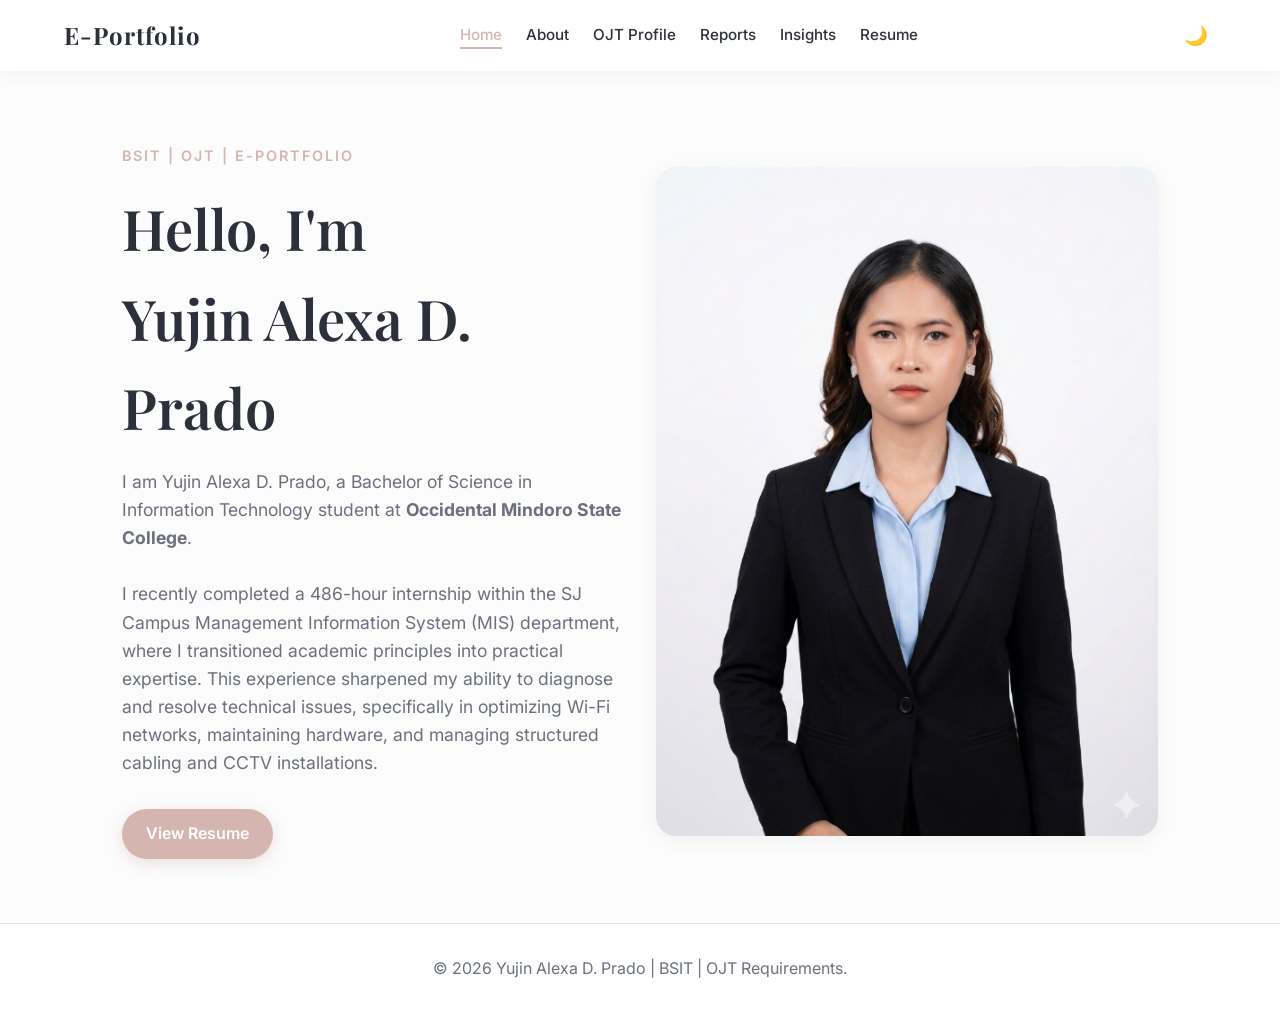
<file: index.html>
<!DOCTYPE html>
<html lang="en">
<head>
    <meta charset="UTF-8">
    <meta name="viewport" content="width=device-width, initial-scale=1.0">
    <title>Yujin Alexa D. Prado | BSIT</title>
    <link rel="icon" type="image/png" href="assets/img/web_icon.png">
    <link rel="preconnect" href="https://fonts.googleapis.com">
    <link rel="preconnect" href="https://fonts.gstatic.com" crossorigin>
    <link href="https://fonts.googleapis.com/css2?family=Inter:wght@300;400;500;600&family=Playfair+Display:wght@500;600;700&display=swap" rel="stylesheet">
    <link rel="stylesheet" href="assets/css/style.css">
</head>
<body>
    <nav class="navbar">
        <a href="index.html" class="nav-brand">E-Portfolio</a>
        <ul class="nav-links">
            <li><a href="index.html" class="active">Home</a></li>
            <li><a href="about.html">About</a></li>
            <li><a href="ojt-profile.html">OJT Profile</a></li>
            <li><a href="reports.html">Reports</a></li>
            <li><a href="insights.html">Insights</a></li>
            <li><a href="resume.html">Resume</a></li>
        </ul>
        <div style="display: flex; align-items: center; gap: 0.5rem;">
            <button id="theme-toggle" class="theme-toggle" aria-label="Toggle Dark Mode">🌙</button>
            <button class="hamburger">☰</button>
        </div>
    </nav>

    <main>
        <section class="container" style="display: flex; align-items: center; justify-content: space-between; flex-wrap: wrap; gap: 2rem; min-height: 70vh;">
            <div style="flex: 1; min-width: 300px;">
                <h3 style="color: var(--accent-color); font-family: var(--font-body); text-transform: uppercase; letter-spacing: 2px; font-size: 0.9rem;">BSIT | OJT | e-Portfolio</h3>
                <h1 style="font-size: 3.5rem; margin-top: 0.5rem;">Hello, I'm <br>Yujin Alexa D. Prado</h1>
                <p style="font-size: 1.1rem; color: var(--text-muted); margin-bottom: 2rem; max-width: 500px;">
                   I am Yujin Alexa D. Prado, a Bachelor of Science in Information Technology student at <strong>Occidental Mindoro State College</strong>.<br><br>
                   I recently completed a 486-hour internship within the SJ Campus Management Information System (MIS) department, where I transitioned academic principles into practical expertise. This experience sharpened my ability to diagnose and resolve technical issues, specifically in optimizing Wi-Fi networks, maintaining hardware, and managing structured cabling and CCTV installations.
                </p>
                <div style="display: flex; gap: 1rem;">
                    <a href="resume.html" class="btn">View Resume</a>
                </div>
            </div>
            <div style="flex: 1; min-width: 300px; display: flex; justify-content: center;">
                
                <img src="assets/img/main_pfp.png" alt="Yujin Alexa D. Prado" style="border-radius: 20px; box-shadow: var(--shadow-soft); max-width: 100%; height: auto;">

            </div>
        </section>
    </main>

    <footer>
        <p>&copy; 2026 Yujin Alexa D. Prado | BSIT | OJT Requirements.</p>
    </footer>

    <script src="assets/js/main.js"></script>
</body>
</html>
</file>
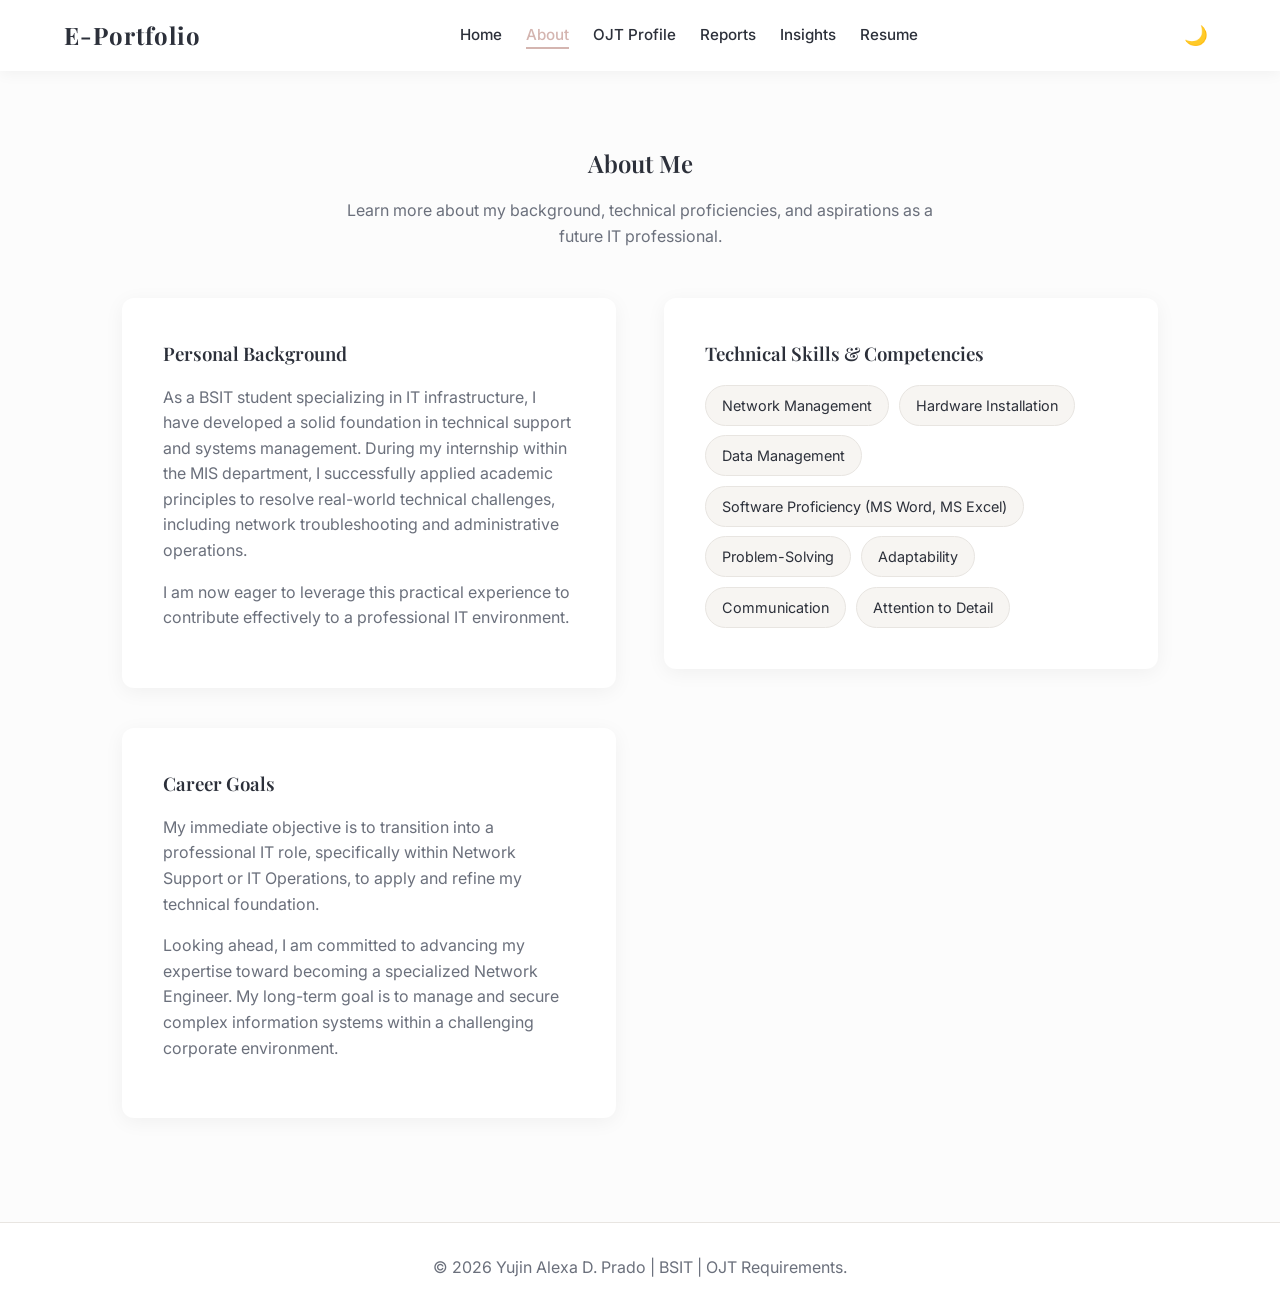
<file: about.html>
<!DOCTYPE html>
<html lang="en">
<head>
    <meta charset="UTF-8">
    <meta name="viewport" content="width=device-width, initial-scale=1.0">
    <title>About Me | Yujin Alexa D. Prado</title>
    <link rel="icon" type="image/png" href="assets/img/web_icon.png">
    <link rel="preconnect" href="https://fonts.googleapis.com">
    <link rel="preconnect" href="https://fonts.gstatic.com" crossorigin>
    <link href="https://fonts.googleapis.com/css2?family=Inter:wght@300;400;500;600&family=Playfair+Display:wght@500;600;700&display=swap" rel="stylesheet">
    <link rel="stylesheet" href="assets/css/style.css">
</head>
<body>
    <nav class="navbar">
        <a href="index.html" class="nav-brand">E-Portfolio</a>
        <ul class="nav-links">
            <li><a href="index.html">Home</a></li>
            <li><a href="about.html" class="active">About</a></li>
            <li><a href="ojt-profile.html">OJT Profile</a></li>
            <li><a href="reports.html">Reports</a></li>
            <li><a href="insights.html">Insights</a></li>
            <li><a href="resume.html">Resume</a></li>
        </ul>
        <div style="display: flex; align-items: center; gap: 0.5rem;">
            <button id="theme-toggle" class="theme-toggle" aria-label="Toggle Dark Mode">🌙</button>
            <button class="hamburger">☰</button>
        </div>
    </nav>

    <main>
        <section class="container">
            <div class="page-header">
                <h1>About Me</h1>
                <p>Learn more about my background, technical proficiencies, and aspirations as a future IT professional.</p>
            </div>
            <div class="content-grid">
                <div>
                    <div class="content-section">
                        <h3>Personal Background</h3>
                        <p>As a BSIT student specializing in IT infrastructure, I have developed a solid foundation in technical support and systems management. During my internship within the MIS department, I successfully applied academic principles to resolve real-world technical challenges, including network troubleshooting and administrative operations.</p>
                        <p>I am now eager to leverage this practical experience to contribute effectively to a professional IT environment.</p>
                    </div>
                    <div class="content-section">
                        <h3>Career Goals</h3>
                        <p>My immediate objective is to transition into a professional IT role, specifically within Network Support or IT Operations, to apply and refine my technical foundation.</p>
                        <p>Looking ahead, I am committed to advancing my expertise toward becoming a specialized Network Engineer. My long-term goal is to manage and secure complex information systems within a challenging corporate environment.</p>
                    </div>
                </div>
                <div>
                    <div class="content-section">
                        <h3>Technical Skills & Competencies</h3>
                        <ul class="skills-list">
                            <li>Network Management</li>
                            <li>Hardware Installation</li>
                            <li>Data Management</li>
                            <li>Software Proficiency (MS Word, MS Excel)</li>
                            <li>Problem-Solving</li>
                            <li>Adaptability</li>
                            <li>Communication</li>
                            <li>Attention to Detail</li>
                        </ul>
                    </div>
                </div>
            </div>
        </section>
    </main>

    <footer>
        <p>&copy; 2026 Yujin Alexa D. Prado | BSIT | OJT Requirements.</p>
    </footer>

    <script src="assets/js/main.js"></script>
</body>
</html>
</file>
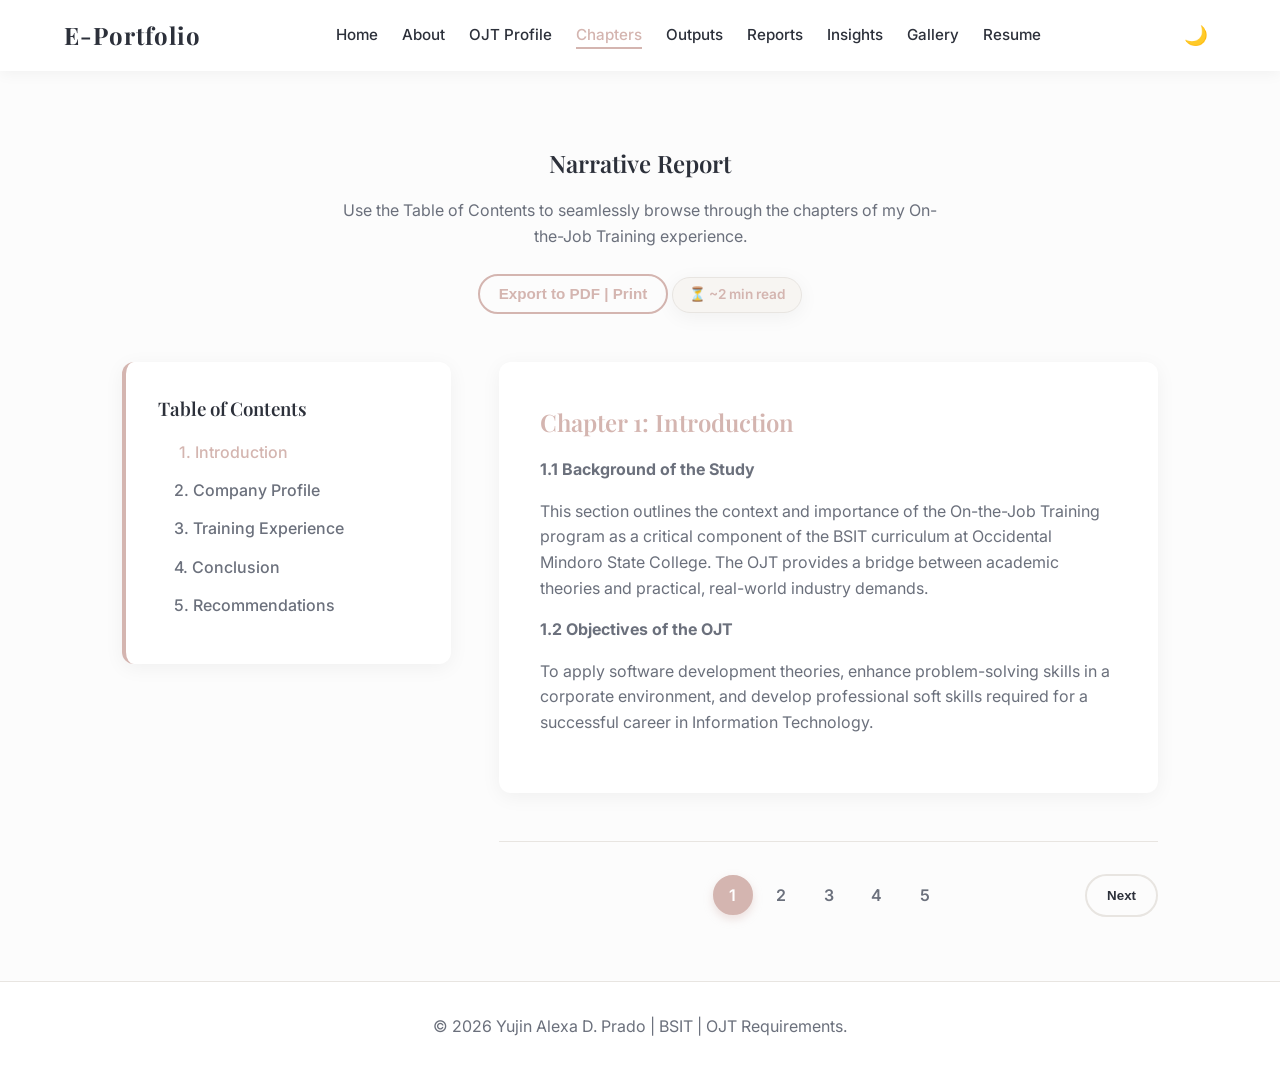
<file: chapters.html>
<!DOCTYPE html>
<html lang="en">
<head>
    <meta charset="UTF-8">
    <meta name="viewport" content="width=device-width, initial-scale=1.0">
    <title>Narrative Report | Yujin Alexa D. Prado</title>
    <link rel="preconnect" href="https://fonts.googleapis.com">
    <link rel="preconnect" href="https://fonts.gstatic.com" crossorigin>
    <link href="https://fonts.googleapis.com/css2?family=Inter:wght@300;400;500;600&family=Playfair+Display:wght@500;600;700&display=swap" rel="stylesheet">
    <link rel="stylesheet" href="assets/css/style.css">
</head>
<body>

    <nav class="navbar">
        <a href="index.html" class="nav-brand">E-Portfolio</a>
        <ul class="nav-links">
            <li><a href="index.html">Home</a></li>
            <li><a href="about.html">About</a></li>
            <li><a href="ojt-profile.html">OJT Profile</a></li>
            <li><a href="chapters.html" class="active">Chapters</a></li>
            <li><a href="outputs.html">Outputs</a></li>
            <li><a href="reports.html">Reports</a></li>
            <li><a href="insights.html">Insights</a></li>
            <li><a href="gallery.html">Gallery</a></li>
            <li><a href="resume.html">Resume</a></li>
        </ul>
        <div style="display: flex; align-items: center; gap: 0.5rem;">
            <button id="theme-toggle" class="theme-toggle" aria-label="Toggle Dark Mode">🌙</button>
            <button class="hamburger">☰</button>
        </div>
    </nav>

    <main>
        <section class="container">
            <div class="page-header">
                <h1>Narrative Report</h1>
                <p>Use the Table of Contents to seamlessly browse through the chapters of my On-the-Job Training experience.</p>
                <!-- NEW Export to PDF Button -->
                <button class="btn btn-outline print-btn" style="margin-top: 1.5rem; padding: 0.6rem 1.2rem; font-size: 0.95rem;">
                   Export to PDF | Print
                </button>
            </div>

            <div class="chapter-selector-wrapper">
                <select id="chapterSelect" class="chapter-dropdown">
                    <option value="chapter1">Chapter 1: Introduction</option>
                    <option value="chapter2">Chapter 2: Company Profile</option>
                    <option value="chapter3">Chapter 3: Training Experience</option>
                    <option value="chapter4">Chapter 4: Conclusion</option>
                    <option value="chapter5">Chapter 5: Recommendations</option>
                </select>
            </div>

            <div class="resume-grid">
                <div>
                    <div class="toc-sidebar">
                        <div class="toc-card">
                            <h3 style="margin-bottom: 1rem;">Table of Contents</h3>
                            <ul class="toc-list">
                                <li class="toc-link active-toc" data-target="chapter1">1. Introduction</li>
                                <li class="toc-link" data-target="chapter2">2. Company Profile</li>
                                <li class="toc-link" data-target="chapter3">3. Training Experience</li>
                                <li class="toc-link" data-target="chapter4">4. Conclusion</li>
                                <li class="toc-link" data-target="chapter5">5. Recommendations</li>
                            </ul>
                        </div>
                    </div>
                </div>

                <div>
                    <div id="chapter1" class="content-section chapter-content active">
                        <h2 style="color: var(--accent-color);">Chapter 1: Introduction</h2>
                        <p><strong>1.1 Background of the Study</strong></p>
                        <p>This section outlines the context and importance of the On-the-Job Training program as a critical component of the BSIT curriculum at Occidental Mindoro State College. The OJT provides a bridge between academic theories and practical, real-world industry demands.</p>
                        <p><strong>1.2 Objectives of the OJT</strong></p>
                        <p>To apply software development theories, enhance problem-solving skills in a corporate environment, and develop professional soft skills required for a successful career in Information Technology.</p>
                    </div>

                    <div id="chapter2" class="content-section chapter-content">
                        <h2 style="color: var(--accent-color);">Chapter 2: Company Profile</h2>
                        <p><strong>2.1 Agency Background</strong></p>
                        <p>Information regarding the history, mission, and vision of the deployment agency goes here. Replace this text with the specific details of the IT department or company where the internship was completed.</p>
                        <p><strong>2.2 Organizational Structure</strong></p>
                        <p>Details mapping out the supervisors, IT managers, and the intern's direct chain of command during the 486-hour deployment period.</p>
                    </div>

                    <div id="chapter3" class="content-section chapter-content">
                        <h2 style="color: var(--accent-color);">Chapter 3: Training Experience</h2>
                        <p><strong>3.1 Daily Tasks and Responsibilities</strong></p>
                        <p>A comprehensive narrative of the daily workflow, including front-end design, backend database management, and technical troubleshooting tasks.</p>
                        <p><strong>3.2 Technical Learnings</strong></p>
                        <p>Detailed explanations of the new programming languages, frameworks (such as Vue.js), or tools (such as HeidiSQL and PostgreSQL) mastered during the internship.</p>
                    </div>

                    <div id="chapter4" class="content-section chapter-content">
                        <h2 style="color: var(--accent-color);">Chapter 4: Conclusion</h2>
                        <p><strong>4.1 Summary of the Experience</strong></p>
                        <p>A concluding reflection summarizing how the 486 hours contributed to the author's readiness to enter the professional software development industry.</p>
                        <p>The transition from a classroom setting to an actual production environment emphasized the importance of adaptable coding practices and effective team communication.</p>
                    </div>

                    <div id="chapter5" class="content-section chapter-content">
                        <h2 style="color: var(--accent-color);">Chapter 5: Recommendations</h2>
                        <p><strong>5.1 For Future Interns</strong></p>
                        <p>Advice for upcoming BSIT students, such as familiarizing themselves with Git version control and modern database architectures prior to deployment.</p>
                        <p><strong>5.2 For the Institution</strong></p>
                        <p>Constructive feedback for the OJT program coordinators at Occidental Mindoro State College to further improve the alignment of academic subjects with current industry standards.</p>
                    </div>

                    <div class="chapter-nav-buttons">
                        <button id="prevChapter" class="btn-nav hidden">Prev</button>
                        
                        <div class="chapter-pagination">
                            <button class="page-num active" data-target="chapter1">1</button>
                            <button class="page-num" data-target="chapter2">2</button>
                            <button class="page-num" data-target="chapter3">3</button>
                            <button class="page-num" data-target="chapter4">4</button>
                            <button class="page-num" data-target="chapter5">5</button>
                        </div>

                        <button id="nextChapter" class="btn-nav">Next</button>
                    </div>

                </div>
            </div>
        </section>
    </main>

    <footer>
        <p>&copy; 2026 Yujin Alexa D. Prado | BSIT | OJT Requirements.</p>
    </footer>

    <script src="assets/js/main.js"></script>
</body>
</html>
</file>
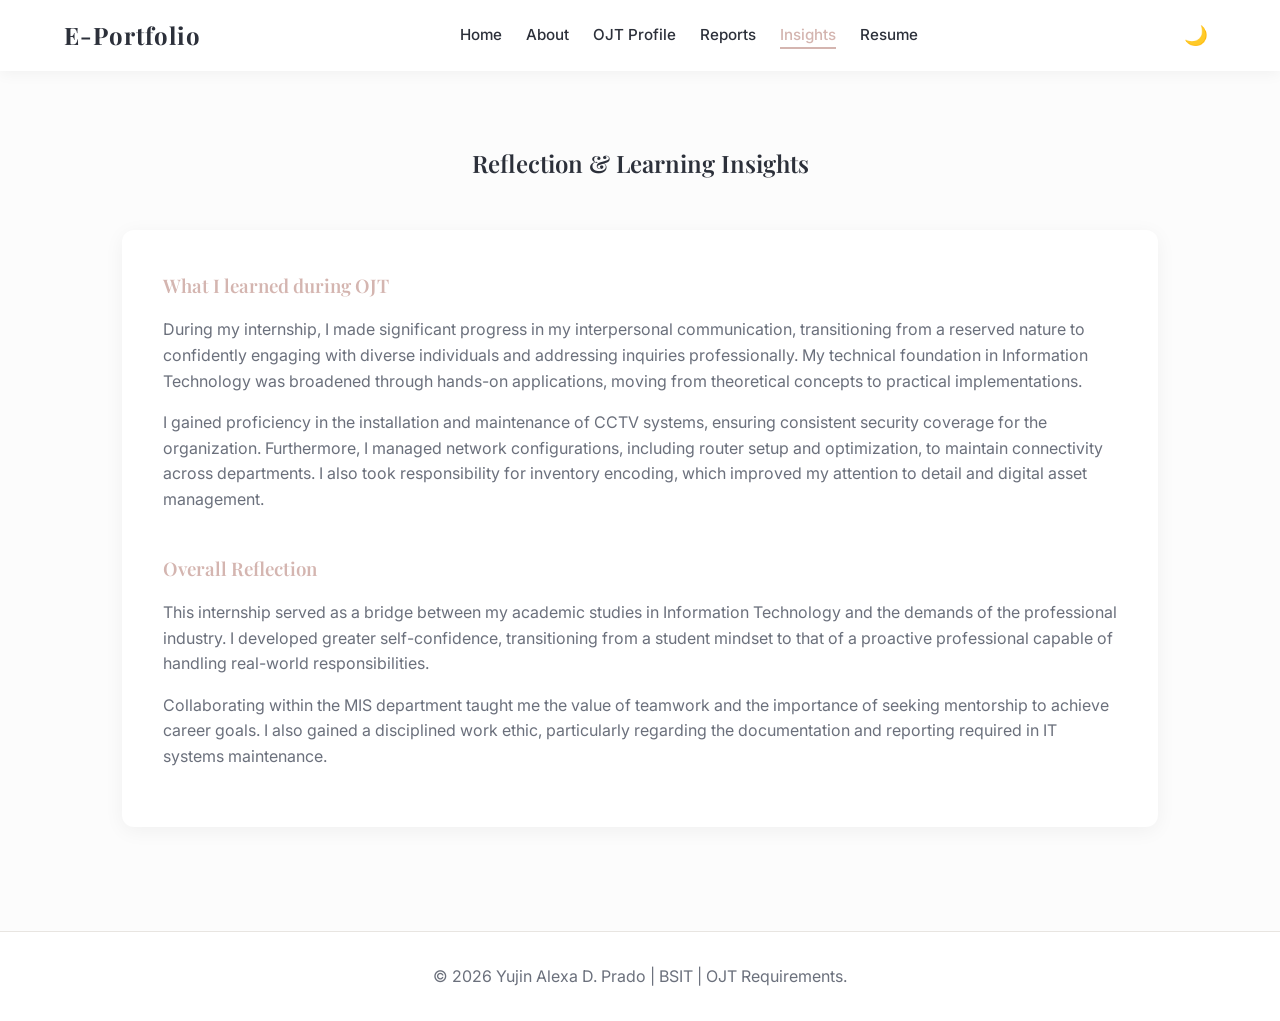
<file: insights.html>
<!DOCTYPE html>
<html lang="en">
<head>
    <meta charset="UTF-8">
    <meta name="viewport" content="width=device-width, initial-scale=1.0">
    <title>Learning Insights | Yujin Alexa D. Prado</title>
    <link rel="icon" type="image/png" href="assets/img/web_icon.png">
    <link rel="preconnect" href="https://fonts.googleapis.com">
    <link rel="preconnect" href="https://fonts.gstatic.com" crossorigin>
    <link href="https://fonts.googleapis.com/css2?family=Inter:wght@300;400;500;600&family=Playfair+Display:wght@500;600;700&display=swap" rel="stylesheet">
    <link rel="stylesheet" href="assets/css/style.css">
</head>
<body>
    <nav class="navbar">
        <a href="index.html" class="nav-brand">E-Portfolio</a>
        <ul class="nav-links">
            <li><a href="index.html">Home</a></li>
            <li><a href="about.html">About</a></li>
            <li><a href="ojt-profile.html">OJT Profile</a></li>
            <li><a href="reports.html">Reports</a></li>
            <li><a href="insights.html" class="active">Insights</a></li>
            <li><a href="resume.html">Resume</a></li>
        </ul>
        <div style="display: flex; align-items: center; gap: 0.5rem;">
            <button id="theme-toggle" class="theme-toggle" aria-label="Toggle Dark Mode">🌙</button>
            <button class="hamburger">☰</button>
        </div>
    </nav>

    <main>
        <section class="container">
            <div class="page-header">
                <h1>Reflection & Learning Insights</h1>
            </div>
            
            <div class="content-section">
                <h3 style="color: var(--accent-color);">What I learned during OJT</h3>
                <p>During my internship, I made significant progress in my interpersonal communication, transitioning from a reserved nature to confidently engaging with diverse individuals and addressing inquiries professionally. My technical foundation in Information Technology was broadened through hands-on applications, moving from theoretical concepts to practical implementations.</p>
                <p>I gained proficiency in the installation and maintenance of CCTV systems, ensuring consistent security coverage for the organization. Furthermore, I managed network configurations, including router setup and optimization, to maintain connectivity across departments. I also took responsibility for inventory encoding, which improved my attention to detail and digital asset management.</p>
                <br>
                <h3 style="color: var(--accent-color);">Overall Reflection</h3>
                <p>This internship served as a bridge between my academic studies in Information Technology and the demands of the professional industry. I developed greater self-confidence, transitioning from a student mindset to that of a proactive professional capable of handling real-world responsibilities.</p>
                <p>Collaborating within the MIS department taught me the value of teamwork and the importance of seeking mentorship to achieve career goals. I also gained a disciplined work ethic, particularly regarding the documentation and reporting required in IT systems maintenance.</p>
            </div>
        </section>
    </main>

    <footer>
        <p>&copy; 2026 Yujin Alexa D. Prado | BSIT | OJT Requirements.</p>
    </footer>

    <script src="assets/js/main.js"></script>
</body>
</html>
</file>
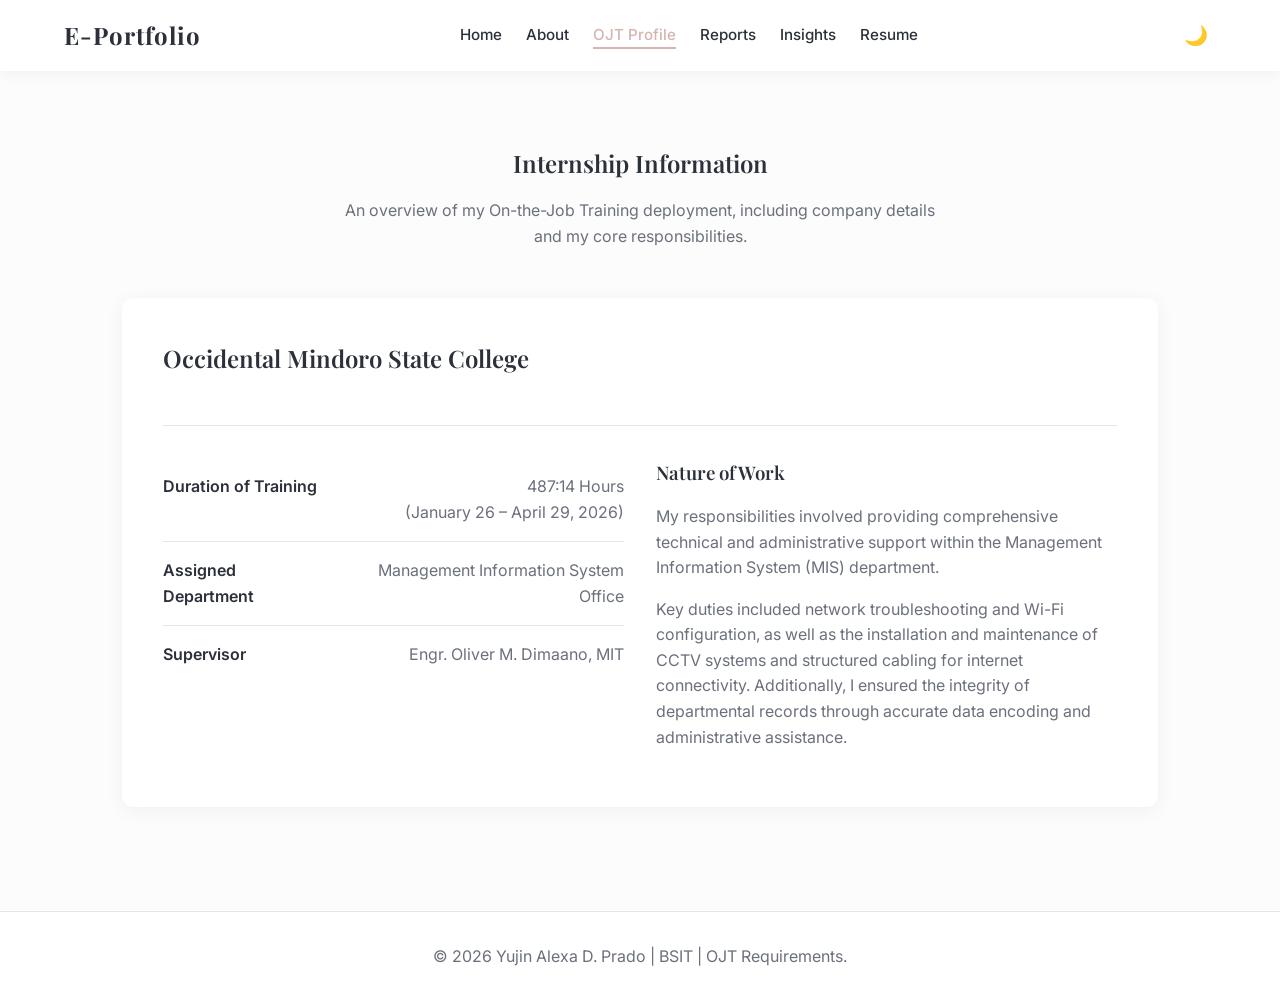
<file: ojt-profile.html>
<!DOCTYPE html>
<html lang="en">
<head>
    <meta charset="UTF-8">
    <meta name="viewport" content="width=device-width, initial-scale=1.0">
    <title>OJT Profile | Yujin Alexa D. Prado</title>
    <link rel="icon" type="image/png" href="assets/img/web_icon.png">
    <link rel="preconnect" href="https://fonts.googleapis.com">
    <link rel="preconnect" href="https://fonts.gstatic.com" crossorigin>
    <link href="https://fonts.googleapis.com/css2?family=Inter:wght@300;400;500;600&family=Playfair+Display:wght@500;600;700&display=swap" rel="stylesheet">
    <link rel="stylesheet" href="assets/css/style.css">
</head>
<body>
    <nav class="navbar">
        <a href="index.html" class="nav-brand">E-Portfolio</a>
        <ul class="nav-links">
            <li><a href="index.html">Home</a></li>
            <li><a href="about.html">About</a></li>
            <li><a href="ojt-profile.html" class="active">OJT Profile</a></li>
            <li><a href="reports.html">Reports</a></li>
            <li><a href="insights.html">Insights</a></li>
            <li><a href="resume.html">Resume</a></li>
        </ul>
        <div style="display: flex; align-items: center; gap: 0.5rem;">
            <button id="theme-toggle" class="theme-toggle" aria-label="Toggle Dark Mode">🌙</button>
            <button class="hamburger">☰</button>
        </div>
    </nav>

    <main>
        <section class="container">
            <div class="page-header">
                <h1>Internship Information</h1>
                <p>An overview of my On-the-Job Training deployment, including company details and my core responsibilities.</p>
            </div>
            <div class="content-section">
                <div class="company-header">
                    <div>
                        <h2>Occidental Mindoro State College</h2>
                    </div>
                </div>
                <div class="content-grid" style="gap: 2rem;">
                    <div>
                        <div class="info-row">
                            <span class="info-label">Duration of Training</span>
                            <span class="info-value">487:14 Hours<br>(January 26 – April 29, 2026)</span>
                        </div>
                        <div class="info-row">
                            <span class="info-label">Assigned Department</span>
                            <span class="info-value">Management Information System Office</span>
                        </div>
                        <div class="info-row">
                            <span class="info-label">Supervisor</span>
                            <span class="info-value">Engr. Oliver M. Dimaano, MIT</span>
                        </div>
                    </div>
                    <div>
                        <h3 style="margin-bottom: 1rem;">Nature of Work</h3>
                        <p style="color: var(--text-muted);">
                            My responsibilities involved providing comprehensive technical and administrative support within the Management Information System (MIS) department. 
                        </p>
                        <p style="color: var(--text-muted);">
                            Key duties included network troubleshooting and Wi-Fi configuration, as well as the installation and maintenance of CCTV systems and structured cabling for internet connectivity. Additionally, I ensured the integrity of departmental records through accurate data encoding and administrative assistance.
                        </p>
                    </div>
                </div>
            </div>
        </section>
    </main>

    <footer>
        <p>&copy; 2026 Yujin Alexa D. Prado | BSIT | OJT Requirements.</p>
    </footer>

    <script src="assets/js/main.js"></script>
</body>
</html>
</file>
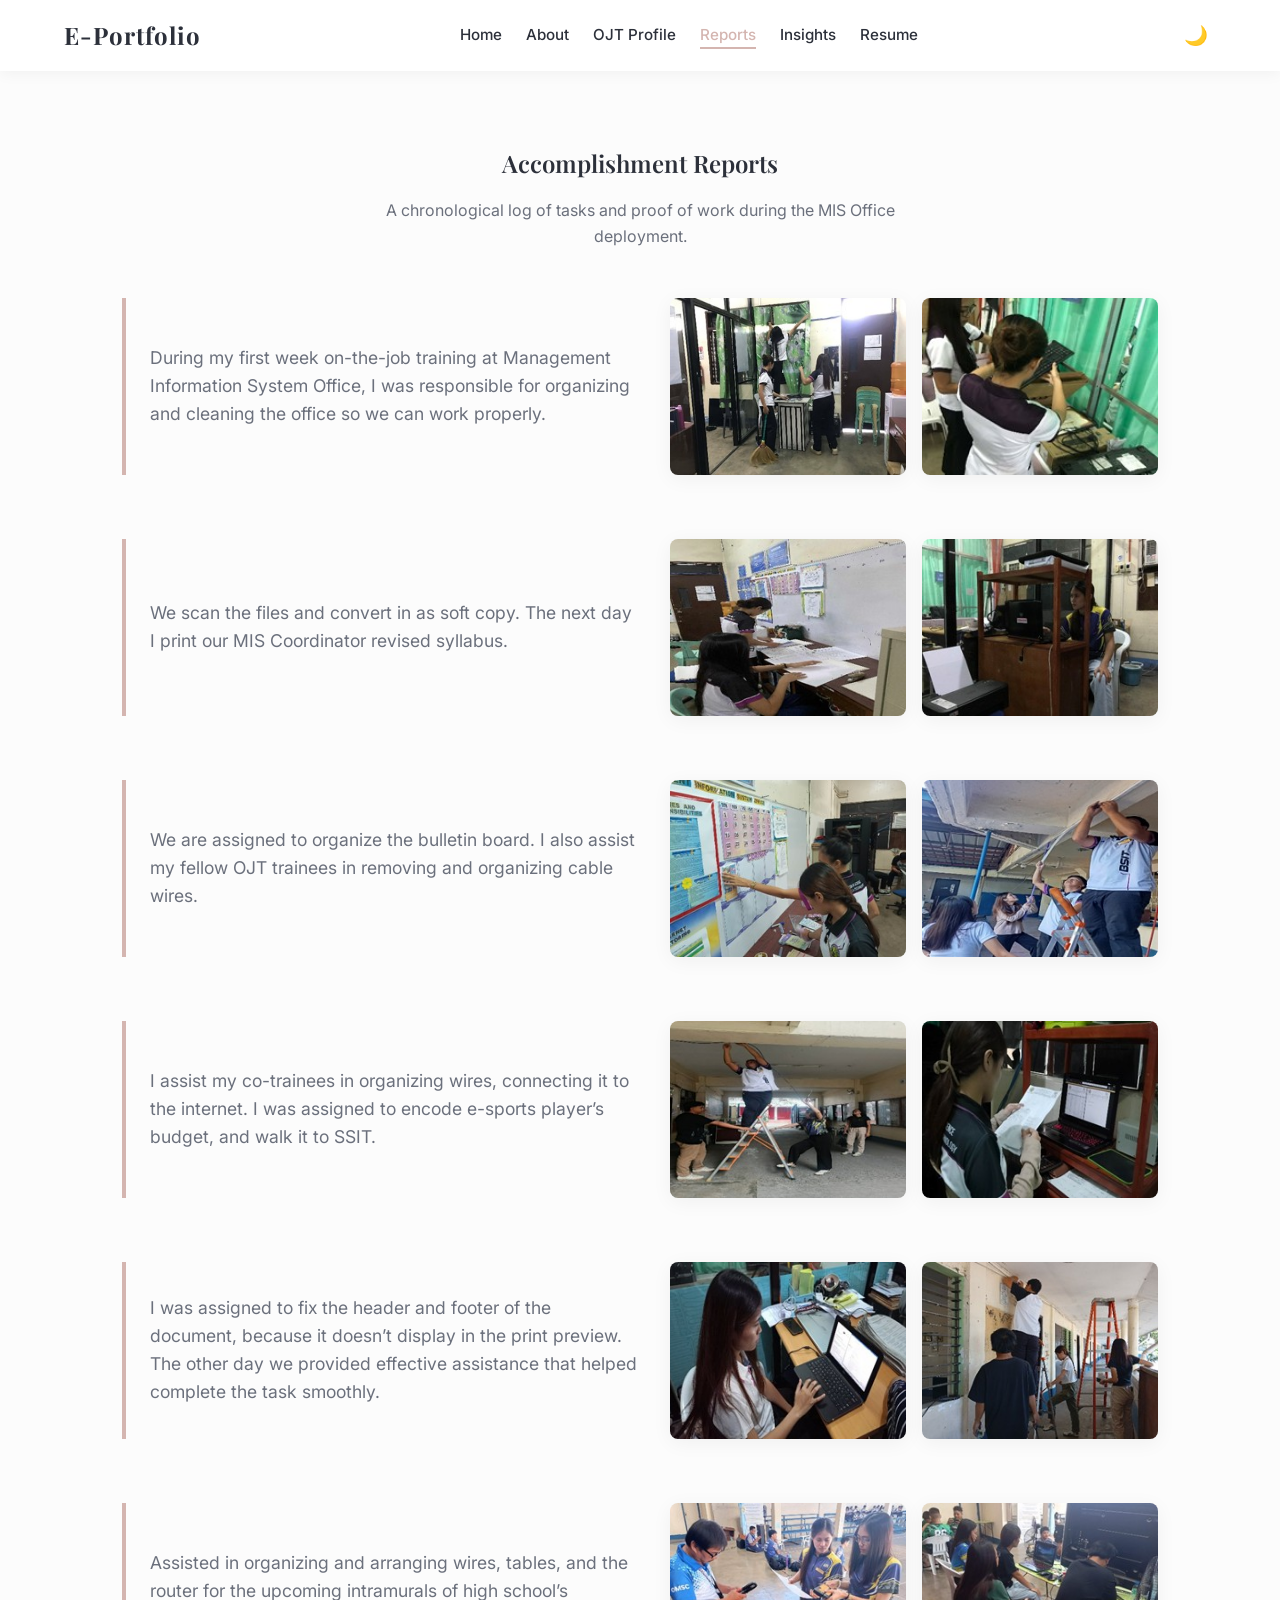
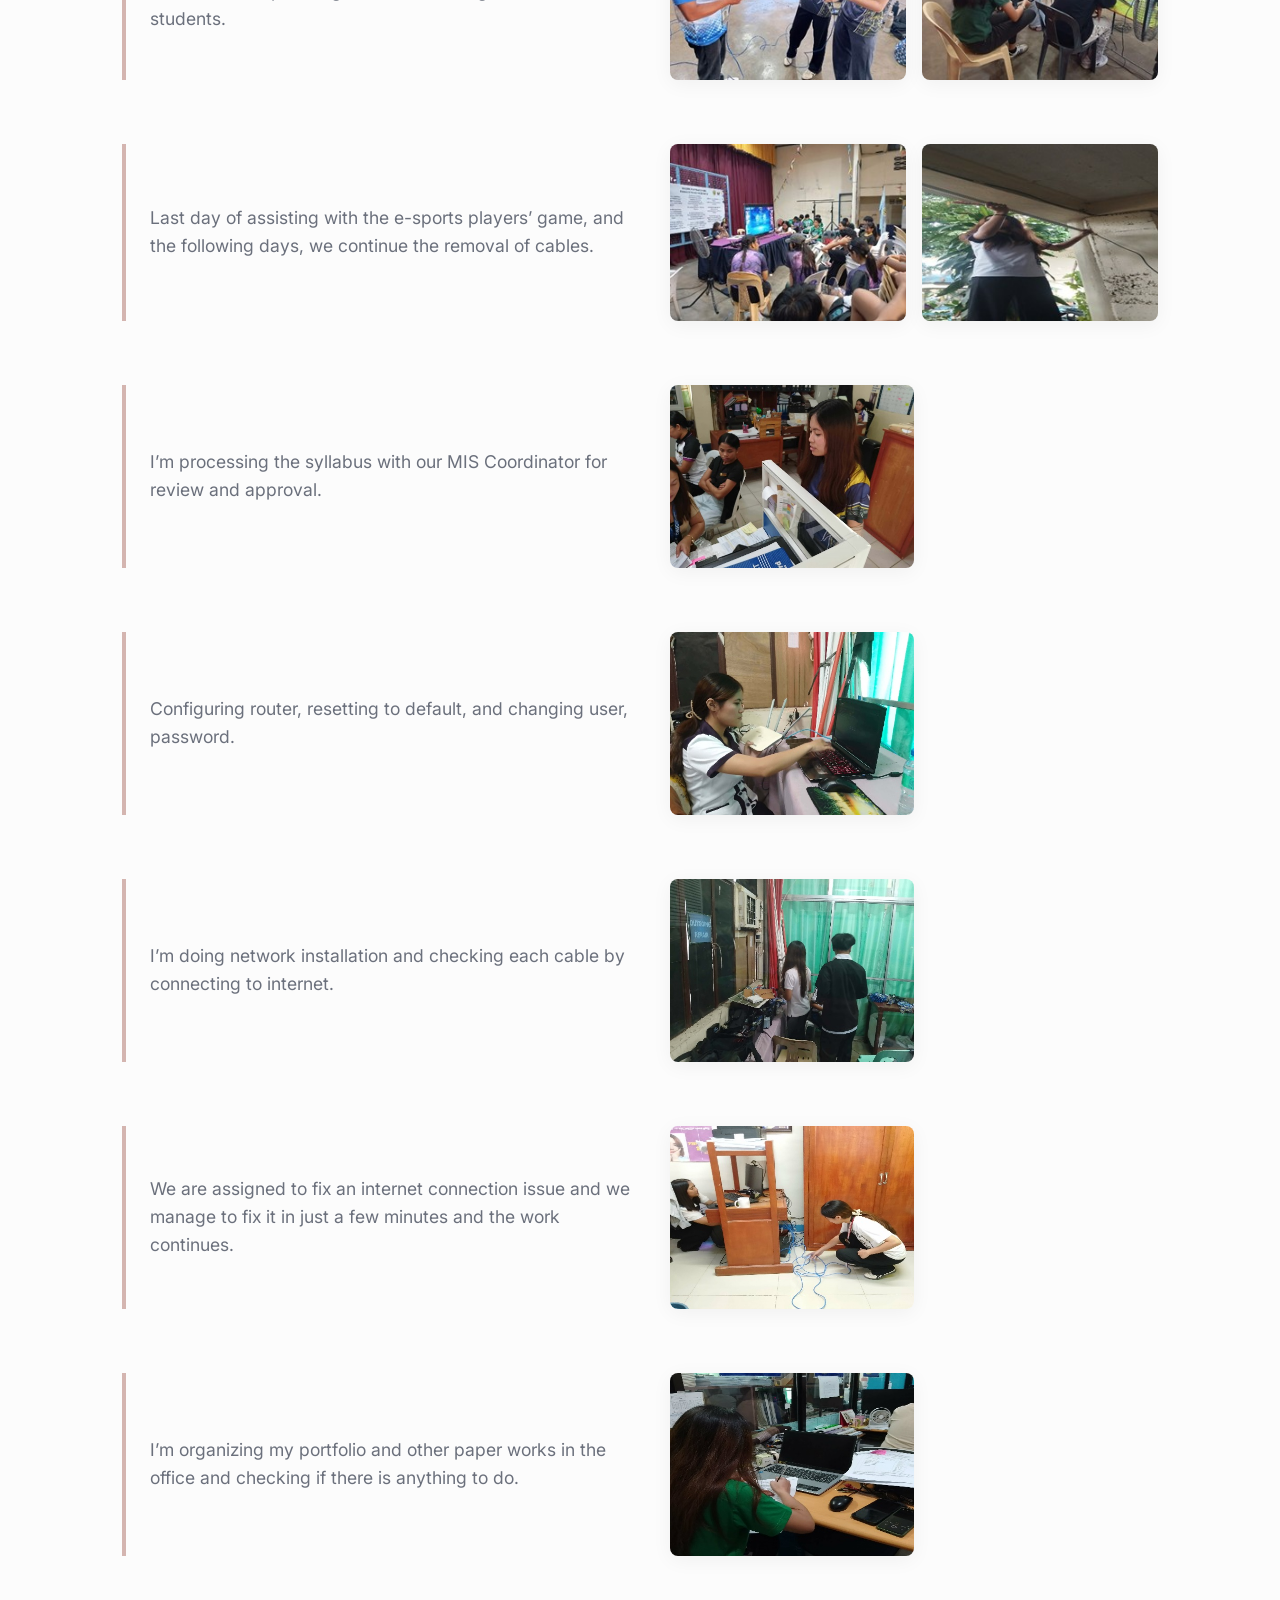
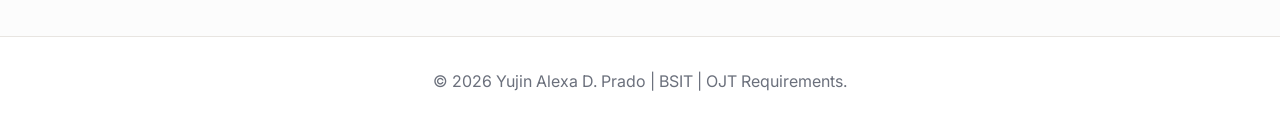
<file: reports.html>
<!DOCTYPE html>
<html lang="en">
<head>
    <meta charset="UTF-8">
    <meta name="viewport" content="width=device-width, initial-scale=1.0">
    <title>Accomplishment Reports | Yujin Alexa D. Prado</title>
    <link rel="icon" type="image/png" href="assets/img/web_icon.png">
    <link rel="preconnect" href="https://fonts.googleapis.com">
    <link rel="preconnect" href="https://fonts.gstatic.com" crossorigin>
    <link href="https://fonts.googleapis.com/css2?family=Inter:wght@300;400;500;600&family=Playfair+Display:wght@500;600;700&display=swap" rel="stylesheet">
    <link rel="stylesheet" href="assets/css/style.css">
    <style>
        /* Report Entry Layout */
        .report-entry {
            display: grid;
            grid-template-columns: 1fr 1fr;
            gap: 2rem;
            margin-bottom: 3rem;
            padding-left: 1.5rem;
            border-left: 4px solid var(--accent-color);
            align-items: center;
        }
        
        @media (max-width: 768px) {
            .report-entry {
                grid-template-columns: 1fr;
            }
        }

        /* Uniform Image Grid */
        .report-images {
            display: grid;
            grid-template-columns: repeat(auto-fit, minmax(150px, 1fr));
            gap: 1rem;
        }

        .report-images img {
            width: 100%;
            aspect-ratio: 4 / 3; /* Forces all images to have the exact same size ratio */
            object-fit: cover; /* Prevents stretching */
            border-radius: 8px;
            box-shadow: var(--shadow-soft);
            cursor: pointer;
            transition: transform 0.3s ease, box-shadow 0.3s ease;
        }

        .report-images img:hover {
            transform: scale(1.03);
            box-shadow: 0 10px 20px rgba(0,0,0,0.15);
        }

        /* Expandable Modal (Lightbox) Styles */
        .modal {
            display: none;
            position: fixed;
            z-index: 9999;
            left: 0;
            top: 0;
            width: 100%;
            height: 100%;
            background-color: rgba(0, 0, 0, 0.85);
            justify-content: center;
            align-items: center;
            padding: 2rem;
        }

        .modal-content {
            max-width: 90vw;
            max-height: 90vh;
            border-radius: 8px;
            box-shadow: 0 4px 20px rgba(0,0,0,0.5);
            object-fit: contain;
        }

        .modal-close {
            position: absolute;
            top: 20px;
            right: 30px;
            color: #fff;
            font-size: 40px;
            font-weight: bold;
            cursor: pointer;
            transition: color 0.3s ease;
        }

        .modal-close:hover {
            color: var(--accent-color);
        }
    </style>
</head>
<body>
    <nav class="navbar">
        <a href="index.html" class="nav-brand">E-Portfolio</a>
        <ul class="nav-links">
            <li><a href="index.html">Home</a></li>
            <li><a href="about.html">About</a></li>
            <li><a href="ojt-profile.html">OJT Profile</a></li>
            <li><a href="reports.html" class="active">Reports</a></li>
            <li><a href="insights.html">Insights</a></li>
            <li><a href="resume.html">Resume</a></li>
        </ul>
        <div style="display: flex; align-items: center; gap: 0.5rem;">
            <button id="theme-toggle" class="theme-toggle" aria-label="Toggle Dark Mode">🌙</button>
            <button class="hamburger">☰</button>
        </div>
    </nav>

    <main>
        <section class="container" style="max-width: 1100px;">
            <div class="page-header">
                <h1>Accomplishment Reports</h1>
                <p>A chronological log of tasks and proof of work during the MIS Office deployment.</p>
            </div>

            <div style="display: flex; flex-direction: column; gap: 1rem;">
                
                <div class="report-entry">
                    <div>
                        <p style="color: var(--text-muted); font-size: 1.1rem; line-height: 1.6;">During my first week on-the-job training at Management Information System Office, I was responsible for organizing and cleaning the office so we can work properly.</p>
                    </div>
                    <div class="report-images">
                        <img src="assets/img/doc1.png" alt="Organizing and cleaning" class="expandable-img">
                        <img src="assets/img/doc2.png" alt="Organizing and cleaning" class="expandable-img">
                    </div>
                </div>

                <div class="report-entry">
                    <div>
                        <p style="color: var(--text-muted); font-size: 1.1rem; line-height: 1.6;">We scan the files and convert in as soft copy. The next day I print our MIS Coordinator revised syllabus.</p>
                    </div>
                    <div class="report-images">
                        <img src="assets/img/doc3.png" alt="Scanning files" class="expandable-img">
                        <img src="assets/img/doc4.png" alt="Printing syllabus" class="expandable-img">
                    </div>
                </div>

                <div class="report-entry">
                    <div>
                        <p style="color: var(--text-muted); font-size: 1.1rem; line-height: 1.6;">We are assigned to organize the bulletin board. I also assist my fellow OJT trainees in removing and organizing cable wires.</p>
                    </div>
                    <div class="report-images">
                        <img src="assets/img/doc5.png" alt="Bulletin board" class="expandable-img">
                        <img src="assets/img/doc6.png" alt="Cable wires" class="expandable-img">
                    </div>
                </div>

                <div class="report-entry">
                    <div>
                        <p style="color: var(--text-muted); font-size: 1.1rem; line-height: 1.6;">I assist my co-trainees in organizing wires, connecting it to the internet. I was assigned to encode e-sports player’s budget, and walk it to SSIT.</p>
                    </div>
                    <div class="report-images">
                        <img src="assets/img/doc7.png" alt="Organizing wires" class="expandable-img">
                        <img src="assets/img/doc8.png" alt="Encoding budget" class="expandable-img">
                    </div>
                </div>

                <div class="report-entry">
                    <div>
                        <p style="color: var(--text-muted); font-size: 1.1rem; line-height: 1.6;">I was assigned to fix the header and footer of the document, because it doesn’t display in the print preview. The other day we provided effective assistance that helped complete the task smoothly.</p>
                    </div>
                    <div class="report-images">
                        <img src="assets/img/doc9.png" alt="Fixing document" class="expandable-img">
                        <img src="assets/img/doc10.png" alt="Providing assistance" class="expandable-img">
                    </div>
                </div>

                <div class="report-entry">
                    <div>
                        <p style="color: var(--text-muted); font-size: 1.1rem; line-height: 1.6;">Assisted in organizing and arranging wires, tables, and the router for the upcoming intramurals of high school’s students.</p>
                    </div>
                    <div class="report-images">
                        <img src="assets/img/doc11.png" alt="Arranging wires and tables" class="expandable-img">
                        <img src="assets/img/doc12.png" alt="Router setup" class="expandable-img">
                    </div>
                </div>

                <div class="report-entry">
                    <div>
                        <p style="color: var(--text-muted); font-size: 1.1rem; line-height: 1.6;">Last day of assisting with the e-sports players’ game, and the following days, we continue the removal of cables.</p>
                    </div>
                    <div class="report-images">
                        <img src="assets/img/doc13.png" alt="Assisting e-sports" class="expandable-img">
                        <img src="assets/img/doc14.png" alt="Removal of cables" class="expandable-img">
                    </div>
                </div>

                <div class="report-entry">
                    <div>
                        <p style="color: var(--text-muted); font-size: 1.1rem; line-height: 1.6;">I’m processing the syllabus with our MIS Coordinator for review and approval.</p>
                    </div>
                    <div class="report-images" style="grid-template-columns: 1fr;">
                        <img src="assets/img/doc15.png" alt="Processing syllabus" class="expandable-img" style="max-width: 50%;">
                    </div>
                </div>

                <div class="report-entry">
                    <div>
                        <p style="color: var(--text-muted); font-size: 1.1rem; line-height: 1.6;">Configuring router, resetting to default, and changing user, password.</p>
                    </div>
                    <div class="report-images" style="grid-template-columns: 1fr;">
                        <img src="assets/img/doc16.png" alt="Configuring router" class="expandable-img" style="max-width: 50%;">
                    </div>
                </div>

                <div class="report-entry">
                    <div>
                        <p style="color: var(--text-muted); font-size: 1.1rem; line-height: 1.6;">I’m doing network installation and checking each cable by connecting to internet.</p>
                    </div>
                    <div class="report-images" style="grid-template-columns: 1fr;">
                        <img src="assets/img/doc17.png" alt="Network installation" class="expandable-img" style="max-width: 50%;">
                    </div>
                </div>

                <div class="report-entry">
                    <div>
                        <p style="color: var(--text-muted); font-size: 1.1rem; line-height: 1.6;">We are assigned to fix an internet connection issue and we manage to fix it in just a few minutes and the work continues.</p>
                    </div>
                    <div class="report-images" style="grid-template-columns: 1fr;">
                        <img src="assets/img/doc18.png" alt="Fixing internet issue" class="expandable-img" style="max-width: 50%;">
                    </div>
                </div>

                <div class="report-entry" style="margin-bottom: 1rem;">
                    <div>
                        <p style="color: var(--text-muted); font-size: 1.1rem; line-height: 1.6;">I’m organizing my portfolio and other paper works in the office and checking if there is anything to do.</p>
                    </div>
                    <div class="report-images" style="grid-template-columns: 1fr;">
                        <img src="assets/img/doc19.png" alt="Organizing portfolio" class="expandable-img" style="max-width: 50%;">
                    </div>
                </div>

            </div>
        </section>
    </main>

    <footer>
        <p>&copy; 2026 Yujin Alexa D. Prado | BSIT | OJT Requirements.</p>
    </footer>

    <div id="imageModal" class="modal">
        <span class="modal-close">&times;</span>
        <img class="modal-content" id="expandedImg">
    </div>

    <script src="assets/js/main.js"></script>
    <script>
        document.addEventListener('DOMContentLoaded', function() {
            const modal = document.getElementById("imageModal");
            const modalImg = document.getElementById("expandedImg");
            const closeBtn = document.querySelector(".modal-close");
            const images = document.querySelectorAll(".expandable-img");

            // Open modal on image click
            images.forEach(img => {
                img.addEventListener("click", function() {
                    modal.style.display = "flex";
                    modalImg.src = this.src;
                });
            });

            // Close modal on 'X' click
            closeBtn.addEventListener("click", function() {
                modal.style.display = "none";
            });

            // Close modal when clicking outside the image
            modal.addEventListener("click", function(e) {
                if (e.target === modal) {
                    modal.style.display = "none";
                }
            });

            // Close modal on Escape key
            document.addEventListener('keydown', function(event) {
                if (event.key === "Escape" && modal.style.display === "flex") {
                    modal.style.display = "none";
                }
            });
        });
    </script>
</body>
</html>
</file>
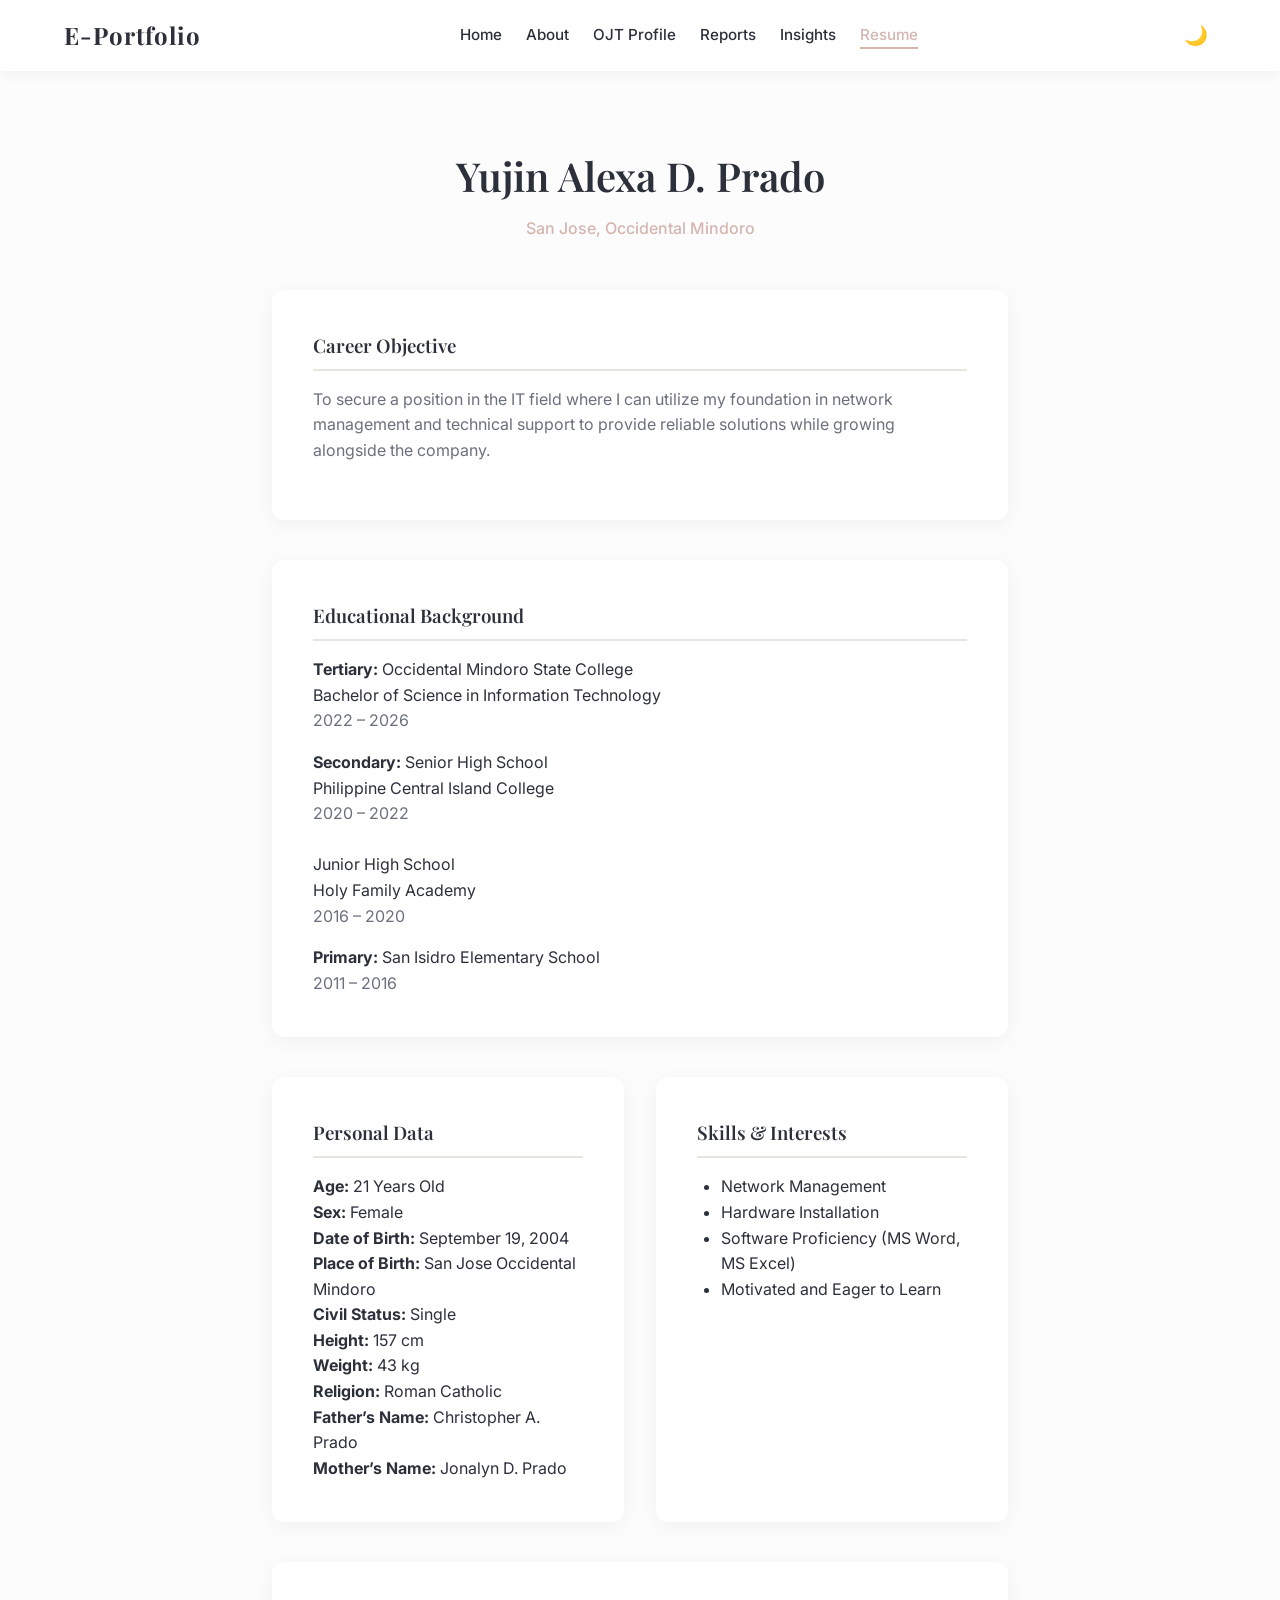
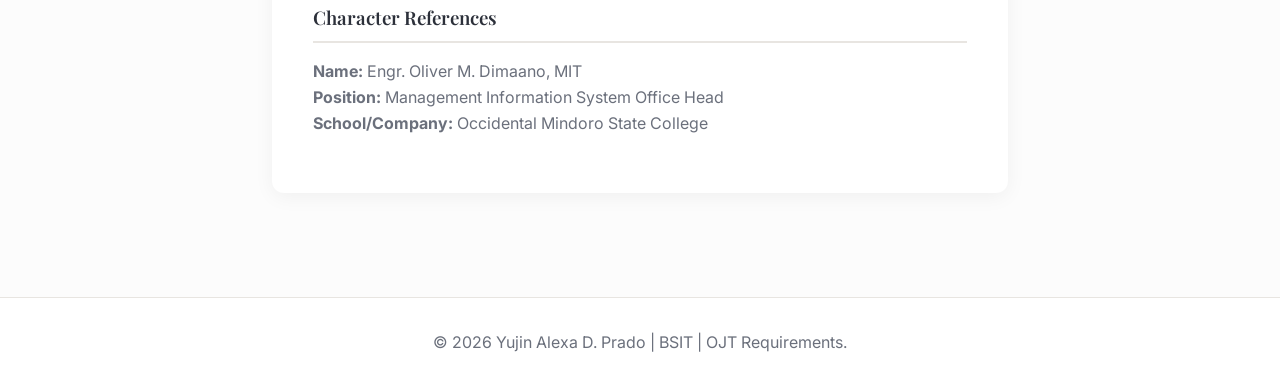
<file: resume.html>
<!DOCTYPE html>
<html lang="en">
<head>
    <meta charset="UTF-8">
    <meta name="viewport" content="width=device-width, initial-scale=1.0">
    <title>Resume | Yujin Alexa D. Prado</title>
    <link rel="icon" type="image/png" href="assets/img/web_icon.png">
    <link rel="preconnect" href="https://fonts.googleapis.com">
    <link rel="preconnect" href="https://fonts.gstatic.com" crossorigin>
    <link href="https://fonts.googleapis.com/css2?family=Inter:wght@300;400;500;600&family=Playfair+Display:wght@500;600;700&display=swap" rel="stylesheet">
    <link rel="stylesheet" href="assets/css/style.css">
</head>
<body>
    <nav class="navbar">
        <a href="index.html" class="nav-brand">E-Portfolio</a>
        <ul class="nav-links">
            <li><a href="index.html">Home</a></li>
            <li><a href="about.html">About</a></li>
            <li><a href="ojt-profile.html">OJT Profile</a></li>
            <li><a href="reports.html">Reports</a></li>
            <li><a href="insights.html">Insights</a></li>
            <li><a href="resume.html" class="active">Resume</a></li>
        </ul>
        <div style="display: flex; align-items: center; gap: 0.5rem;">
            <button id="theme-toggle" class="theme-toggle" aria-label="Toggle Dark Mode">🌙</button>
            <button class="hamburger">☰</button>
        </div>
    </nav>

    <main>
        <section class="container" style="max-width: 800px;">
            <div class="page-header" style="text-align: center;">
                <h1 style="font-size: 2.5rem; margin-bottom: 0.5rem;">Yujin Alexa D. Prado</h1>
                <p style="color: var(--accent-color); font-weight: 500;">San Jose, Occidental Mindoro</p>
            </div>
            
            <div class="content-section">
                <h3 style="border-bottom: 2px solid var(--border-color); padding-bottom: 0.5rem; margin-bottom: 1rem;">Career Objective</h3>
                <p>To secure a position in the IT field where I can utilize my foundation in network management and technical support to provide reliable solutions while growing alongside the company.</p>
            </div>

            <div class="content-section">
                <h3 style="border-bottom: 2px solid var(--border-color); padding-bottom: 0.5rem; margin-bottom: 1rem;">Educational Background</h3>
                <div style="margin-bottom: 1rem;">
                    <strong>Tertiary:</strong> Occidental Mindoro State College<br>
                    Bachelor of Science in Information Technology<br>
                    <span style="color: var(--text-muted);">2022 – 2026</span>
                </div>
                <div style="margin-bottom: 1rem;">
                    <strong>Secondary:</strong> Senior High School<br>
                    Philippine Central Island College<br>
                    <span style="color: var(--text-muted);">2020 – 2022</span><br><br>
                    Junior High School<br>
                    Holy Family Academy<br>
                    <span style="color: var(--text-muted);">2016 – 2020</span>
                </div>
                <div>
                    <strong>Primary:</strong> San Isidro Elementary School<br>
                    <span style="color: var(--text-muted);">2011 – 2016</span>
                </div>
            </div>

            <div class="content-grid" style="gap: 2rem;">
                <div class="content-section">
                    <h3 style="border-bottom: 2px solid var(--border-color); padding-bottom: 0.5rem; margin-bottom: 1rem;">Personal Data</h3>
                    <ul style="list-style: none; padding: 0;">
                        <li><strong>Age:</strong> 21 Years Old</li>
                        <li><strong>Sex:</strong> Female</li>
                        <li><strong>Date of Birth:</strong> September 19, 2004</li>
                        <li><strong>Place of Birth:</strong> San Jose Occidental Mindoro</li>
                        <li><strong>Civil Status:</strong> Single</li>
                        <li><strong>Height:</strong> 157 cm</li>
                        <li><strong>Weight:</strong> 43 kg</li>
                        <li><strong>Religion:</strong> Roman Catholic</li>
                        <li><strong>Father’s Name:</strong> Christopher A. Prado</li>
                        <li><strong>Mother’s Name:</strong> Jonalyn D. Prado</li>
                    </ul>
                </div>
                <div class="content-section">
                    <h3 style="border-bottom: 2px solid var(--border-color); padding-bottom: 0.5rem; margin-bottom: 1rem;">Skills & Interests</h3>
                    <ul style="margin-left: 1.5rem;">
                        <li>Network Management</li>
                        <li>Hardware Installation</li>
                        <li>Software Proficiency (MS Word, MS Excel)</li>
                        <li>Motivated and Eager to Learn</li>
                    </ul>
                </div>
            </div>

            <div class="content-section">
                <h3 style="border-bottom: 2px solid var(--border-color); padding-bottom: 0.5rem; margin-bottom: 1rem;">Character References</h3>
                <p>
                    <strong>Name:</strong> Engr. Oliver M. Dimaano, MIT<br>
                    <strong>Position:</strong> Management Information System Office Head<br>
                    <strong>School/Company:</strong> Occidental Mindoro State College
                </p>
            </div>
        </section>
    </main>

    <footer>
        <p>&copy; 2026 Yujin Alexa D. Prado | BSIT | OJT Requirements.</p>
    </footer>

    <script src="assets/js/main.js"></script>
</body>
</html>
</file>
<file: assets/css/style.css>
:root {
  --bg-primary: #FCFCFC;
  --bg-secondary: #F7F5F2;
  --bg-card: #FFFFFF;
  --text-main: #2C303A;
  --text-muted: #6B707C;
  --accent-color: #D4B5B0;
  --accent-hover: #C29E99;
  --border-color: #E8E5E1;
  --shadow-soft: 0 4px 20px rgba(0, 0, 0, 0.05);
  --shadow-hover: 0 12px 30px rgba(0, 0, 0, 0.1);
  --font-heading: 'Playfair Display', serif;
  --font-body: 'Inter', sans-serif;
  --radius-md: 12px; 
  --transition: all 0.4s cubic-bezier(0.25, 0.8, 0.25, 1);
}

[data-theme="dark"] {
  --bg-primary: #1A1A1D;
  --bg-secondary: #242427;
  --bg-card: #2A2A2E;
  --text-main: #F2F2F2;
  --text-muted: #A0A5B1;
  --accent-color: #D4B5B0;
  --accent-hover: #E3CACA;
  --border-color: #3F3F45;
  --shadow-soft: 0 4px 20px rgba(0, 0, 0, 0.2);
  --shadow-hover: 0 12px 30px rgba(0, 0, 0, 0.4);
}

* { margin: 0; padding: 0; box-sizing: border-box; }
body { font-family: var(--font-body); background-color: var(--bg-primary); color: var(--text-main); line-height: 1.6; transition: background-color 0.4s ease, color 0.4s ease; overflow-x: hidden; }
h1, h2, h3, h4 { font-family: var(--font-heading); font-weight: 600; color: var(--text-main); margin-bottom: 1rem; }
a { text-decoration: none; color: var(--accent-color); transition: var(--transition); }
a:hover { color: var(--accent-hover); }
img { max-width: 100%; height: auto; display: block; border-radius: var(--radius-md); }

.navbar { position: fixed; top: 0; width: 100%; z-index: 1000; display: flex; justify-content: space-between; align-items: center; padding: 1rem 5%; background-color: rgba(255, 255, 255, 0.85); backdrop-filter: blur(12px); -webkit-backdrop-filter: blur(12px); box-shadow: 0 2px 15px rgba(0, 0, 0, 0.05); transition: var(--transition); }
[data-theme="dark"] .navbar { background-color: rgba(42, 42, 46, 0.85); }
.nav-brand { font-family: var(--font-heading); font-size: 1.5rem; font-weight: bold; color: var(--text-main); letter-spacing: 1px; }
.nav-links { display: flex; list-style: none; gap: 1.5rem; align-items: center; font-size: 0.95rem; }
.nav-links a { color: var(--text-main); font-weight: 500; position: relative; padding-bottom: 5px; }
.nav-links a::after { content: ''; position: absolute; width: 0; height: 2px; bottom: 0; left: 0; background-color: var(--accent-color); transition: var(--transition); }
.nav-links a:hover::after, .nav-links a.active::after { width: 100%; }
.nav-links a:hover, .nav-links a.active { color: var(--accent-color); }

.theme-toggle { background: none; border: none; cursor: pointer; font-size: 1.2rem; color: var(--text-main); padding: 0.5rem; transition: transform 0.3s ease; }
.theme-toggle:hover { transform: rotate(15deg) scale(1.1); }
.hamburger { display: none; background: none; border: none; font-size: 1.5rem; color: var(--text-main); cursor: pointer; }

main { margin-top: 80px; min-height: calc(100vh - 150px); }
.container { max-width: 1100px; margin: 0 auto; padding: 4rem 2rem; }
.page-header { text-align: center; margin-bottom: 3rem; position: relative; }
.page-header p { color: var(--text-muted); max-width: 600px; margin: 0 auto; }

.btn { display: inline-flex; align-items: center; justify-content: center; background-color: var(--accent-color); color: #fff; padding: 0.75rem 1.5rem; border-radius: 30px; font-weight: 600; border: none; cursor: pointer; transition: var(--transition); box-shadow: 0 4px 15px rgba(212, 181, 176, 0.4); }
.btn:hover { background-color: var(--accent-hover); color: #fff; transform: translateY(-3px); box-shadow: 0 8px 20px rgba(212, 181, 176, 0.6); }
.btn-outline { background-color: transparent; border: 2px solid var(--accent-color); color: var(--accent-color); box-shadow: none; }
.btn-outline:hover { background-color: var(--accent-color); color: #fff; transform: translateY(-3px); box-shadow: 0 8px 20px rgba(212, 181, 176, 0.4); }

.content-grid { display: grid; grid-template-columns: 1fr 1fr; gap: 3rem; }
.content-section, .resume-section { margin-bottom: 2.5rem; background: var(--bg-card); padding: 2.5rem; border-radius: var(--radius-md); box-shadow: var(--shadow-soft); transition: var(--transition); border: 1px solid transparent; }
.content-section:hover, .resume-section:hover { transform: translateY(-8px); box-shadow: var(--shadow-hover); border-color: var(--border-color); }
.content-section p { margin-bottom: 1rem; color: var(--text-muted); }

.pdf-container { width: 100%; max-width: 900px; height: 75vh; min-height: 400px; margin: 0 auto 4rem auto; border-radius: var(--radius-md); overflow: hidden; box-shadow: var(--shadow-soft); border: 1px solid var(--border-color); }
.resume-grid { display: grid; grid-template-columns: 1fr 2fr; gap: 3rem; }
.resume-item { margin-bottom: 1.5rem; border-left: 3px solid var(--accent-color); padding-left: 1rem; transition: var(--transition); }
.resume-item:hover { border-left-width: 6px; background: linear-gradient(90deg, rgba(212,181,176,0.1) 0%, rgba(255,255,255,0) 100%); }
.resume-item h4 { margin-bottom: 0.2rem; }
.resume-item .date { color: var(--text-muted); font-size: 0.9rem; margin-bottom: 0.5rem; display: block; }

.skills-list { display: flex; flex-wrap: wrap; gap: 0.6rem; list-style: none; }
.skills-list li { background: var(--bg-secondary); padding: 0.5rem 1rem; border-radius: 30px; font-size: 0.9rem; border: 1px solid var(--border-color); color: var(--text-main); transition: var(--transition); cursor: default; }
.skills-list li:hover { background-color: var(--accent-color); color: #fff; border-color: var(--accent-color); transform: translateY(-3px) scale(1.05); box-shadow: 0 5px 15px rgba(212, 181, 176, 0.4); }

.company-header { display: flex; align-items: center; gap: 2rem; margin-bottom: 2rem; padding-bottom: 2rem; border-bottom: 1px solid var(--border-color); }
.company-logo { width: 120px; height: 120px; object-fit: contain; background: var(--bg-secondary); padding: 1rem; border-radius: var(--radius-md); border: 1px solid var(--border-color); transition: var(--transition); }
.company-logo:hover { transform: scale(1.05) rotate(-2deg); }
.info-row { display: flex; justify-content: space-between; border-bottom: 1px solid var(--border-color); padding: 1rem 0; transition: var(--transition); }
.info-row:hover { background-color: var(--bg-secondary); padding-left: 10px; padding-right: 10px; border-radius: var(--radius-md); }
.info-row:last-child { border-bottom: none; }
.info-label { font-weight: 600; color: var(--text-main); }
.info-value { color: var(--text-muted); text-align: right; }

/* Chapter Navigation */
.chapter-selector-wrapper { text-align: center; margin-bottom: 2rem; display: none; }
.chapter-dropdown { padding: 1rem 2rem; font-size: 1.1rem; font-family: var(--font-body); color: var(--text-main); background-color: var(--bg-card); border: 2px solid var(--border-color); border-radius: 30px; cursor: pointer; outline: none; box-shadow: var(--shadow-soft); appearance: none; -webkit-appearance: none; background-image: url('data:image/svg+xml;charset=US-ASCII,<svg width="14" height="8" viewBox="0 0 14 8" fill="none" xmlns="http://www.w3.org/2000/svg"><path d="M1 1L7 7L13 1" stroke="%23D4B5B0" stroke-width="2" stroke-linecap="round" stroke-linejoin="round"/></svg>'); background-repeat: no-repeat; background-position: right 20px center; padding-right: 3rem; transition: var(--transition); width: 100%; max-width: 400px; }
.chapter-dropdown:hover { box-shadow: var(--shadow-hover); border-color: var(--accent-color); }

.toc-sidebar { position: sticky; top: 100px; }
.toc-card { background: var(--bg-card); padding: 2rem; border-radius: var(--radius-md); box-shadow: var(--shadow-soft); margin-bottom: 2rem; border-left: 4px solid var(--accent-color); }
.toc-list { list-style: none; margin-left: 1rem; }
.toc-list li { margin-bottom: 0.8rem; cursor: pointer; color: var(--text-muted); transition: var(--transition); font-weight: 500;}
.toc-list li:hover, .toc-list li.active-toc { color: var(--accent-color); transform: translateX(5px); }

.chapter-content { display: none; animation: smoothFadeIn 0.5s cubic-bezier(0.25, 0.8, 0.25, 1); }
.chapter-content.active { display: block; }
@keyframes smoothFadeIn { from { opacity: 0; transform: translateY(15px); } to { opacity: 1; transform: translateY(0); } }

.chapter-nav-buttons { display: flex; justify-content: space-between; align-items: center; margin-top: 3rem; padding-top: 2rem; border-top: 1px solid var(--border-color); }
.btn-nav { display: flex; align-items: center; gap: 0.5rem; background-color: transparent; color: var(--text-main); padding: 0.75rem 1.25rem; border-radius: 30px; font-weight: 600; border: 2px solid var(--border-color); cursor: pointer; transition: var(--transition); }
.btn-nav:hover { background-color: var(--bg-secondary); border-color: var(--text-muted); transform: translateY(-2px); }
.btn-nav.hidden { visibility: hidden; }

.chapter-pagination { display: flex; gap: 0.5rem; align-items: center; }
.page-num { background-color: transparent; color: var(--text-muted); border: 2px solid transparent; width: 40px; height: 40px; border-radius: 50%; display: flex; justify-content: center; align-items: center; font-weight: 600; font-family: var(--font-body); font-size: 1rem; cursor: pointer; transition: var(--transition); }
.page-num:hover { background-color: var(--bg-secondary); color: var(--text-main); }
.page-num.active { background-color: var(--accent-color); color: #fff; border-color: var(--accent-color); box-shadow: 0 4px 10px rgba(212, 181, 176, 0.4); }

.fade-in-up { opacity: 0; transform: translateY(40px); transition: opacity 0.8s ease-out, transform 0.8s ease-out; }
.fade-in-up.is-visible { opacity: 1; transform: translateY(0); }

/* Progress Bar & Back to Top */
.reading-progress-container { position: fixed; top: 0; left: 0; width: 100%; height: 4px; background: transparent; z-index: 2001; }
.reading-progress-bar { height: 100%; background: var(--accent-color); width: 0%; transition: width 0.1s ease-out; }
.back-to-top { position: fixed; bottom: -60px; right: 30px; width: 50px; height: 50px; background-color: var(--accent-color); color: #fff; border: none; border-radius: 50%; font-size: 1.5rem; cursor: pointer; box-shadow: 0 4px 15px rgba(212, 181, 176, 0.5); display: flex; justify-content: center; align-items: center; opacity: 0; visibility: hidden; transition: var(--transition); z-index: 1500; }
.back-to-top.show { bottom: 30px; opacity: 1; visibility: visible; }
.back-to-top:hover { transform: translateY(-5px); background-color: var(--accent-hover); box-shadow: 0 6px 20px rgba(212, 181, 176, 0.7); }

/* ==========================================================================
   NEW FEATURES: Reading Badge, Pro Lightbox & Output Filters
   ========================================================================== */

/* Reading Time Badge */
.read-time-badge {
    display: inline-flex; align-items: center; gap: 0.4rem;
    background: var(--bg-secondary); color: var(--accent-color);
    padding: 0.4rem 1rem; border-radius: 20px; font-size: 0.85rem; font-weight: 600;
    margin-top: 1rem; border: 1px solid var(--border-color);
    box-shadow: var(--shadow-soft);
}

/* Outputs Tech Stack Filter */
.filter-container {
    display: flex; justify-content: center; flex-wrap: wrap; gap: 0.8rem;
    margin-bottom: 2.5rem; padding-bottom: 1rem; border-bottom: 1px solid var(--border-color);
}
.filter-btn {
    background: transparent; border: 2px solid var(--border-color); color: var(--text-muted);
    padding: 0.5rem 1.2rem; border-radius: 30px; cursor: pointer; font-family: var(--font-body);
    font-weight: 500; font-size: 0.9rem; transition: var(--transition);
}
.filter-btn:hover { border-color: var(--accent-color); color: var(--accent-color); }
.filter-btn.active {
    background: var(--accent-color); color: #fff; border-color: var(--accent-color);
    box-shadow: 0 4px 12px rgba(212, 181, 176, 0.4);
}
.output-card { transition: all 0.4s ease; }
.output-card.hidden { display: none; }

/* Pro Lightbox */
.gallery-grid { display: grid; grid-template-columns: repeat(auto-fill, minmax(300px, 1fr)); gap: 1.5rem; }
.gallery-img { width: 100%; height: 250px; object-fit: cover; border-radius: var(--radius-md); cursor: pointer; transition: var(--transition); }
.gallery-img:hover { transform: scale(1.03); box-shadow: var(--shadow-hover); }

.lightbox { position: fixed; top: 0; left: 0; width: 100%; height: 100%; background: rgba(0, 0, 0, 0.95); display: none; justify-content: center; align-items: center; z-index: 2000; opacity: 0; transition: opacity 0.3s ease; padding: 2rem; user-select: none; }
.lightbox.active { display: flex; opacity: 1; }
.lightbox img { max-width: 100%; max-height: 85vh; border-radius: var(--radius-md); box-shadow: 0 10px 40px rgba(0,0,0,0.6); object-fit: contain; transition: transform 0.3s ease; }
.lightbox-close { position: absolute; top: 20px; right: 30px; color: white; font-size: 3rem; cursor: pointer; background: none; border: none; transition: color 0.3s ease; z-index: 2001;}
.lightbox-close:hover { color: var(--accent-color); }
.lightbox-nav { position: absolute; top: 50%; transform: translateY(-50%); background: rgba(255,255,255,0.1); color: white; border: none; width: 50px; height: 50px; border-radius: 50%; font-size: 1.5rem; cursor: pointer; display: flex; justify-content: center; align-items: center; transition: var(--transition); z-index: 2001; backdrop-filter: blur(5px); }
.lightbox-nav:hover { background: var(--accent-color); transform: translateY(-50%) scale(1.1); }
.lightbox-prev { left: 20px; }
.lightbox-next { right: 20px; }

/* ==========================================================================
   THE REPAIRED FOOTER
   ========================================================================== */
footer { 
    background-color: var(--bg-card); 
    display: flex; 
    justify-content: center; 
    align-items: center;
    text-align: center; 
    padding: 2rem; 
    border-top: 1px solid var(--border-color); 
    color: var(--text-muted); 
    transition: var(--transition); 
    width: 100%;
}

@media (max-width: 900px) {
  .hamburger { display: block; }
  .nav-links { position: fixed; top: 70px; right: -100%; width: 100%; height: calc(100vh - 70px); background-color: rgba(255,255,255,0.95); backdrop-filter: blur(10px); flex-direction: column; padding-top: 2rem; transition: var(--transition); }
  [data-theme="dark"] .nav-links { background-color: rgba(42,42,46,0.95); }
  .nav-links.active { right: 0; }
  .resume-grid, .content-grid { grid-template-columns: 1fr; }
  .company-header { flex-direction: column; text-align: center; }
  .info-row { flex-direction: column; text-align: left; gap: 0.5rem; }
  .info-value { text-align: left; }
  .toc-sidebar { display: none; }
  .chapter-selector-wrapper { display: block; }
}

@media (max-width: 500px) {
    .chapter-pagination { gap: 0.1rem; }
    .page-num { width: 32px; height: 32px; font-size: 0.9rem; }
    .btn-nav { padding: 0.5rem 1rem; font-size: 0.9rem; }
    .back-to-top { right: 15px; }
    .lightbox-nav { width: 40px; height: 40px; font-size: 1.2rem; }
    .lightbox-prev { left: 10px; }
    .lightbox-next { right: 10px; }
}

@media print {
    body { background-color: #fff !important; color: #000 !important; margin: 0; padding: 0; }
    .navbar, .theme-toggle, .chapter-selector-wrapper, .toc-sidebar, .chapter-nav-buttons, .back-to-top, .btn, footer, .reading-progress-container, .print-btn, .filter-container { display: none !important; }
    main { margin-top: 0; min-height: auto; }
    .container { padding: 0 1rem; max-width: 100%; }
    .content-section, .resume-section, .toc-card { box-shadow: none !important; border: 1px solid #ccc !important; padding: 1.5rem !important; margin-bottom: 1.5rem !important; break-inside: avoid; }
    .chapter-content { display: block !important; opacity: 1 !important; transform: none !important; animation: none !important; margin-bottom: 2rem !important; }
    h1, h2, h3 { color: #000 !important; page-break-after: avoid; }
}
</file>
